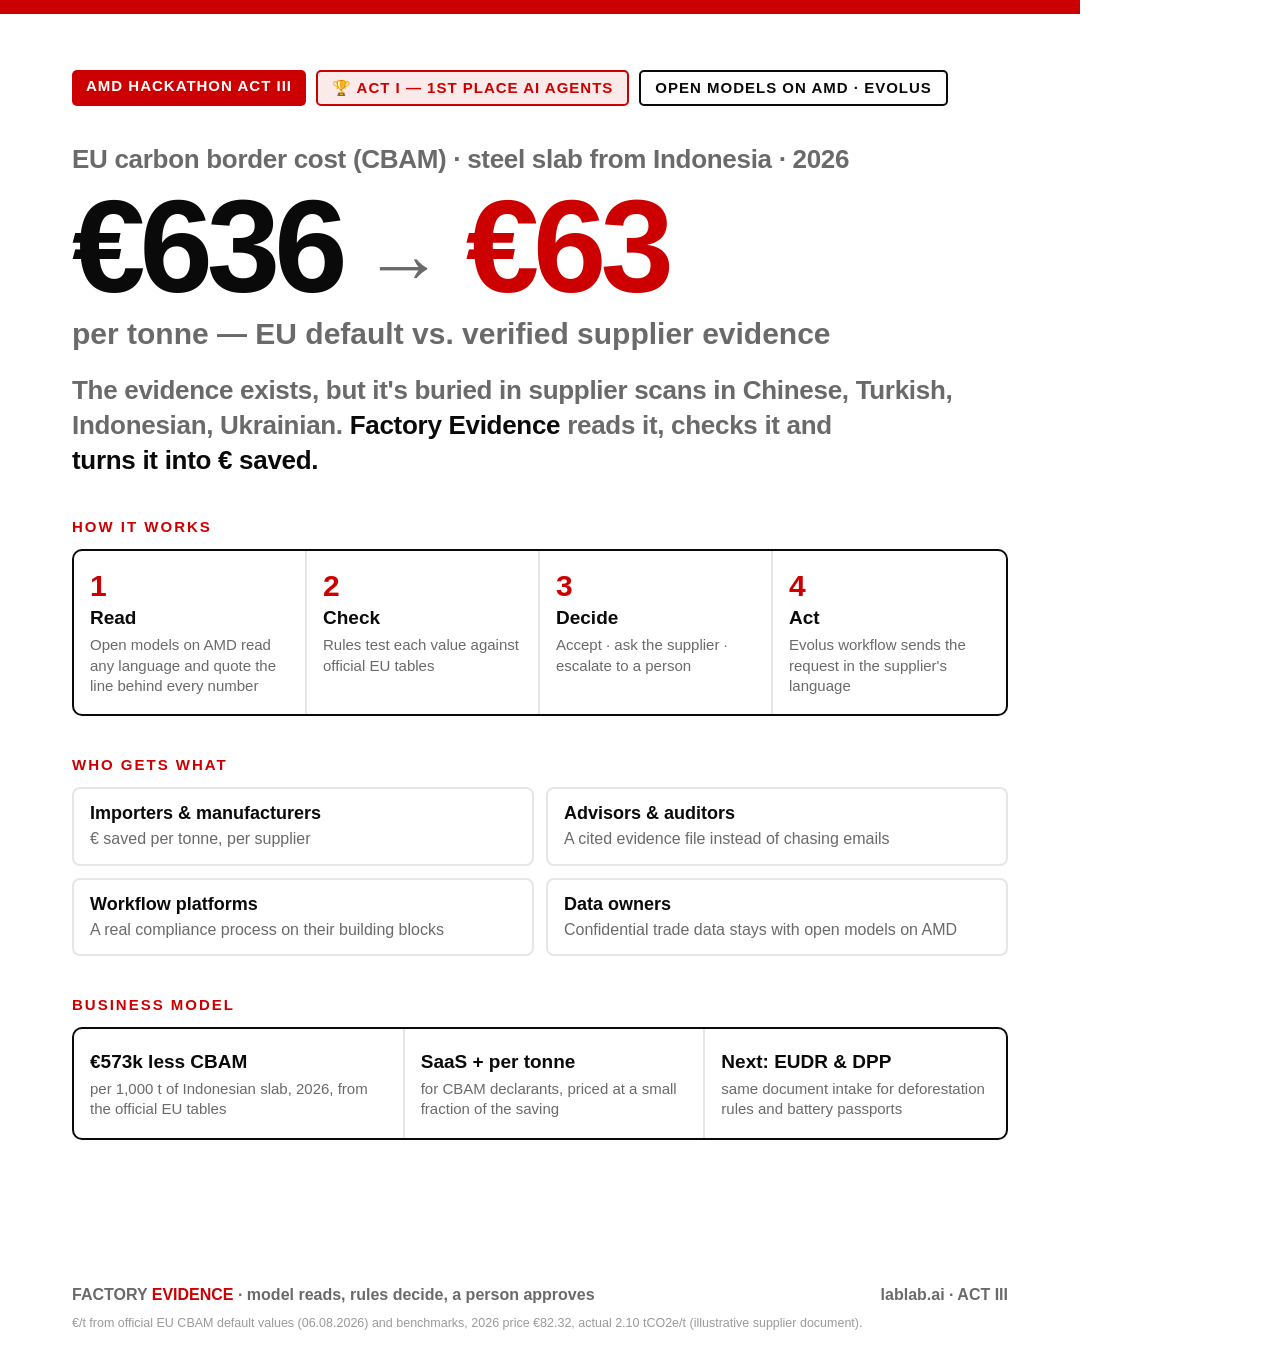
<file: assets/post_linkedin.html>
<!DOCTYPE html><html><head><meta charset="UTF-8"><style>
*{margin:0;padding:0;box-sizing:border-box}
html,body{width:1080px;height:1350px;overflow:hidden;background:#fff;font-family:-apple-system,BlinkMacSystemFont,'Helvetica Neue',Arial,sans-serif;color:#0A0A0A}
:root{--r:#CC0000;--ink:#0A0A0A;--g2:#6a6a6a;--line:#e6e6e6;--rf:#fbeaea}
.wrap{position:relative;height:100%;padding:70px 72px 56px}
.wrap::before{content:'';position:absolute;top:0;left:0;width:100%;height:14px;background:var(--r)}
.badges{display:flex;gap:10px;flex-wrap:wrap}
.b{font-size:15px;font-weight:800;letter-spacing:1px;text-transform:uppercase;padding:7px 14px;border-radius:5px}
.b-r{background:var(--r);color:#fff}.b-o{border:2px solid var(--ink)}.b-ro{background:var(--rf);color:var(--r);border:2px solid var(--r)}
.kick{font-size:26px;font-weight:700;color:var(--g2);margin-top:38px;letter-spacing:-.3px}
.hero{display:flex;align-items:baseline;gap:22px;margin-top:6px}
.big{font-size:132px;font-weight:900;letter-spacing:-6px;line-height:1}.big.r{color:var(--r)}
.arrow{font-size:80px;font-weight:900;color:var(--g2)}
.unit{font-size:30px;font-weight:800;color:var(--g2);margin-top:4px}
.sub{font-size:26px;font-weight:600;color:var(--g2);margin-top:22px;line-height:1.35;letter-spacing:-.3px}.sub b{color:var(--ink)}
.h{font-size:15px;font-weight:800;letter-spacing:2px;text-transform:uppercase;color:var(--r);margin:40px 0 14px}
.steps{display:grid;grid-template-columns:repeat(4,1fr);border:2px solid var(--ink);border-radius:10px;overflow:hidden}
.st{padding:18px 16px;border-right:2px solid var(--line)}.st:last-child{border-right:none}
.st .n{font-size:30px;font-weight:900;color:var(--r)}.st .t{font-size:19px;font-weight:800;margin-top:4px}.st .d{font-size:15px;color:var(--g2);margin-top:6px;line-height:1.35;font-weight:500}
.who{display:grid;grid-template-columns:1fr 1fr;gap:12px}
.w{border:2px solid var(--line);border-radius:8px;padding:14px 16px}.w b{font-size:18px;font-weight:800}.w span{display:block;font-size:16px;color:var(--g2);margin-top:4px;line-height:1.35;font-weight:500}
.foot{position:absolute;left:72px;right:72px;bottom:46px;display:flex;justify-content:space-between;font-size:16px;font-weight:700;color:var(--g2)}
.src{font-size:12.5px;font-weight:500;color:#9a9a9a;position:absolute;left:72px;right:72px;bottom:20px}
</style></head><body><div class="wrap">
<div class="badges"><span class="b b-r">AMD Hackathon ACT III</span><span class="b b-ro">🏆 ACT I — 1st place AI Agents</span><span class="b b-o">Open models on AMD · Evolus</span></div>
<div class="kick">EU carbon border cost (CBAM) · steel slab from Indonesia · 2026</div>
<div class="hero"><div class="big">€636</div><div class="arrow">→</div><div class="big r">€63</div></div>
<div class="unit">per tonne — EU default vs. verified supplier evidence</div>
<div class="sub">The evidence exists, but it's buried in supplier scans in Chinese, Turkish, Indonesian, Ukrainian. <b>Factory Evidence</b> reads it, checks it and <b>turns&nbsp;it&nbsp;into&nbsp;€&nbsp;saved.</b></div>
<div class="h">How it works</div>
<div class="steps">
 <div class="st"><div class="n">1</div><div class="t">Read</div><div class="d">Open models on AMD read any language and quote the line behind every number</div></div>
 <div class="st"><div class="n">2</div><div class="t">Check</div><div class="d">Rules test each value against official EU tables</div></div>
 <div class="st"><div class="n">3</div><div class="t">Decide</div><div class="d">Accept · ask the supplier · escalate to a person</div></div>
 <div class="st"><div class="n">4</div><div class="t">Act</div><div class="d">Evolus workflow sends the request in the supplier's language</div></div>
</div>
<div class="h">Who gets what</div>
<div class="who">
 <div class="w"><b>Importers &amp; manufacturers</b><span>€ saved per tonne, per supplier</span></div>
 <div class="w"><b>Advisors &amp; auditors</b><span>A cited evidence file instead of chasing emails</span></div>
 <div class="w"><b>Workflow platforms</b><span>A real compliance process on their building blocks</span></div>
 <div class="w"><b>Data owners</b><span>Confidential trade data stays with open models on AMD</span></div>
</div>
<div class="h">Business model</div>
<div class="steps" style="grid-template-columns:1.1fr 1fr 1fr">
 <div class="st"><div class="t">€573k less CBAM</div><div class="d">per 1,000 t of Indonesian slab, 2026, from the official EU tables</div></div>
 <div class="st"><div class="t">SaaS + per tonne</div><div class="d">for CBAM declarants, priced at a small fraction of the saving</div></div>
 <div class="st"><div class="t">Next: EUDR &amp; DPP</div><div class="d">same document intake for deforestation rules and battery passports</div></div>
</div>
<div class="foot"><span>FACTORY <span style="color:var(--r)">EVIDENCE</span> · model reads, rules decide, a person approves</span><span>lablab.ai · ACT III</span></div>
<div class="src">€/t from official EU CBAM default values (06.08.2026) and benchmarks, 2026 price €82.32, actual 2.10 tCO2e/t (illustrative supplier document).</div>
</div></body></html>
</file>
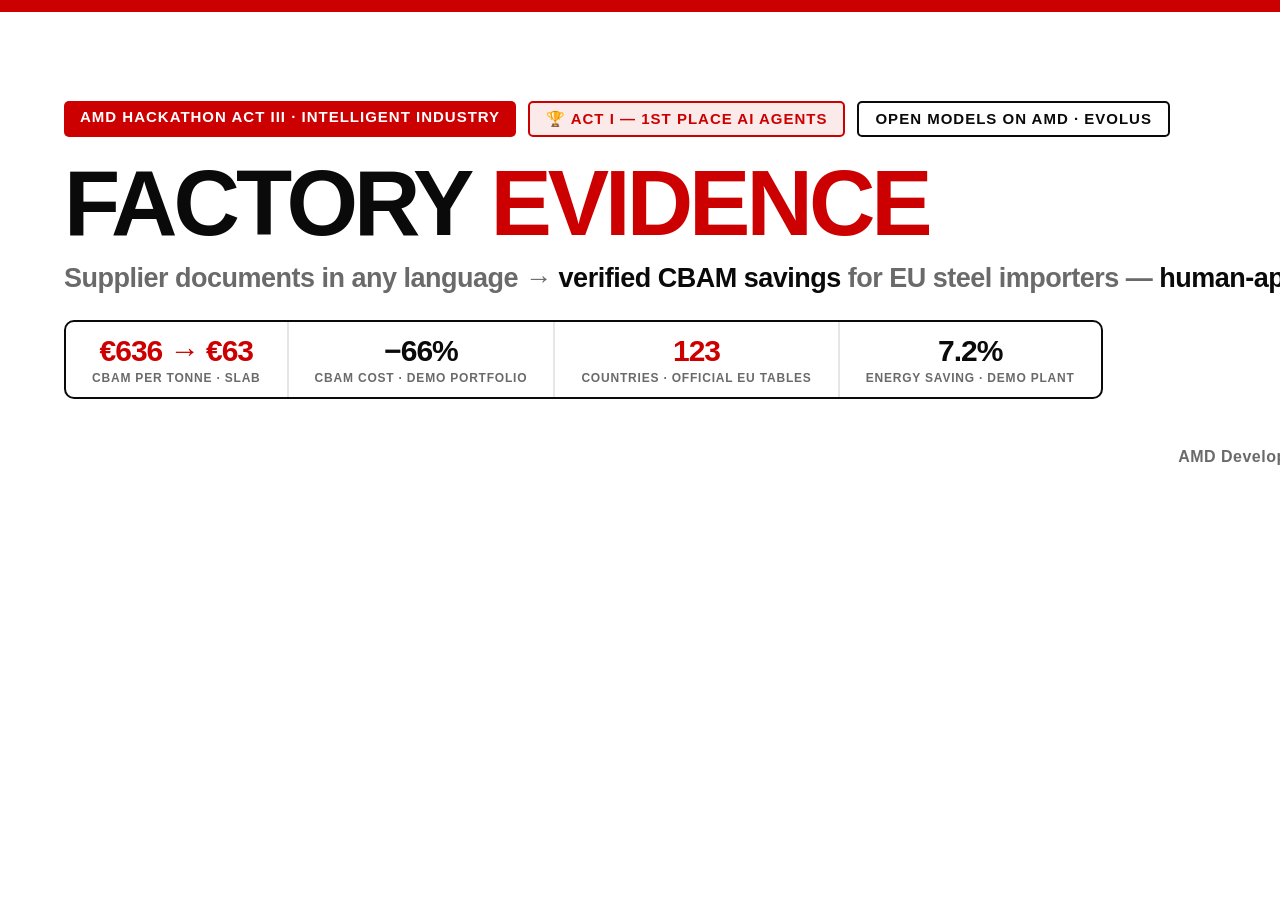
<file: assets/team_banner.html>
<!DOCTYPE html><html><head><meta charset="UTF-8"><style>
*{margin:0;padding:0;box-sizing:border-box}
html,body{width:1600px;height:500px;overflow:hidden;background:#fff;font-family:-apple-system,BlinkMacSystemFont,'Helvetica Neue',Arial,sans-serif;color:#0A0A0A}
:root{--r:#CC0000;--ink:#0A0A0A;--g2:#6a6a6a;--line:#e6e6e6;--rf:#fbeaea}
.wrap{width:1600px;height:500px;position:relative;padding:54px 64px;display:flex;flex-direction:column;justify-content:center}
.wrap::before{content:'';position:absolute;top:0;left:0;width:100%;height:12px;background:var(--r)}
.badges{display:flex;gap:12px;margin-bottom:20px}
.b{font-size:15px;font-weight:800;letter-spacing:1px;text-transform:uppercase;padding:7px 16px;border-radius:5px}
.b-r{background:var(--r);color:#fff}.b-o{background:#fff;color:var(--ink);border:2px solid var(--ink)}.b-ro{background:var(--rf);color:var(--r);border:2px solid var(--r)}
.h1{font-size:92px;font-weight:900;letter-spacing:-4px;line-height:1;color:var(--ink)}
.r{color:var(--r)}
.tag{font-size:27px;font-weight:600;color:var(--g2);margin-top:14px;letter-spacing:-.5px}
.tag b{color:var(--ink)}
.strip{display:flex;gap:0;margin-top:26px;border:2px solid var(--ink);border-radius:10px;overflow:hidden;width:max-content}
.mi{padding:12px 26px;border-right:2px solid var(--line);text-align:center}.mi:last-child{border-right:none}
.mn{font-size:30px;font-weight:900;letter-spacing:-1px;color:var(--ink)}.mn.r{color:var(--r)}
.ml{font-size:12px;font-weight:700;letter-spacing:.8px;text-transform:uppercase;color:var(--g2);margin-top:3px}
.foot{position:absolute;bottom:34px;right:64px;font-size:16px;font-weight:700;color:var(--g2);letter-spacing:.5px}
</style></head><body>
<div class="wrap">
  <div class="badges">
    <span class="b b-r">AMD Hackathon ACT III · Intelligent Industry</span>
    <span class="b b-ro">🏆 ACT I — 1st Place AI Agents</span>
    <span class="b b-o">Open models on AMD · Evolus</span>
  </div>
  <div class="h1">FACTORY <span class="r">EVIDENCE</span></div>
  <div class="tag">Supplier documents in any language → <b>verified CBAM savings</b> for EU steel importers — <b>human-approved</b></div>
  <div class="strip">
    <div class="mi"><div class="mn r">€636 → €63</div><div class="ml">CBAM per tonne · slab</div></div>
    <div class="mi"><div class="mn">−66%</div><div class="ml">CBAM cost · demo portfolio</div></div>
    <div class="mi"><div class="mn r">123</div><div class="ml">countries · official EU tables</div></div>
    <div class="mi"><div class="mn">7.2%</div><div class="ml">energy saving · demo plant</div></div>
  </div>
  <div class="foot">AMD Developer Hackathon ACT III · lablab.ai</div>
</div>
</body></html>
</file>
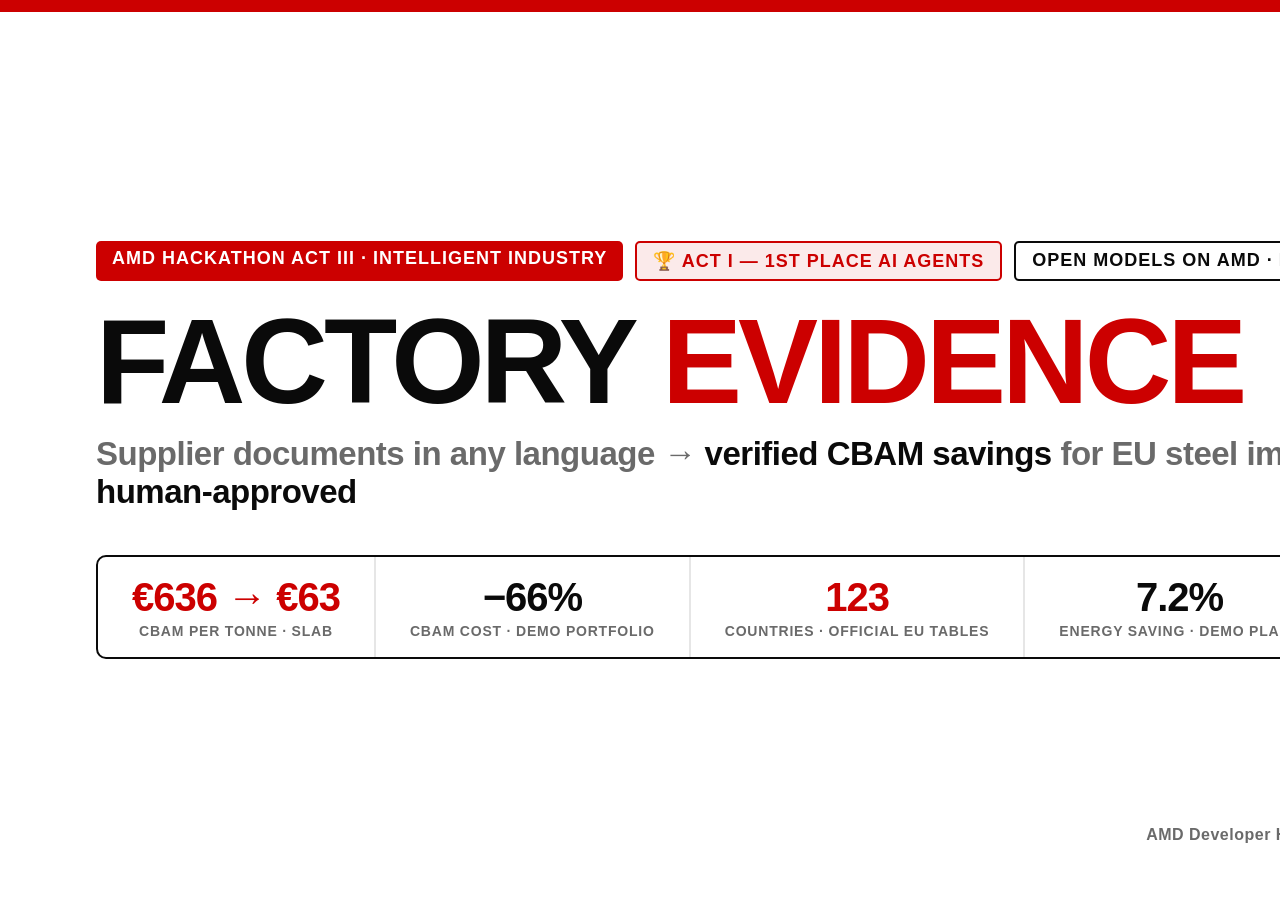
<file: assets/team_cover_16x9.html>
<!DOCTYPE html><html><head><meta charset="UTF-8"><style>
*{margin:0;padding:0;box-sizing:border-box}
html,body{width:1600px;height:900px;overflow:hidden;background:#fff;font-family:-apple-system,BlinkMacSystemFont,'Helvetica Neue',Arial,sans-serif;color:#0A0A0A}
:root{--r:#CC0000;--ink:#0A0A0A;--g2:#6a6a6a;--line:#e6e6e6;--rf:#fbeaea}
.wrap{width:1600px;height:900px;position:relative;padding:90px 96px;display:flex;flex-direction:column;justify-content:center}
.wrap::before{content:'';position:absolute;top:0;left:0;width:100%;height:12px;background:var(--r)}
.badges{display:flex;gap:12px;margin-bottom:20px}
.b{font-size:18px;font-weight:800;letter-spacing:1px;text-transform:uppercase;padding:7px 16px;border-radius:5px}
.b-r{background:var(--r);color:#fff}.b-o{background:#fff;color:var(--ink);border:2px solid var(--ink)}.b-ro{background:var(--rf);color:var(--r);border:2px solid var(--r)}
.h1{font-size:120px;font-weight:900;letter-spacing:-4px;line-height:1;color:var(--ink)}
.r{color:var(--r)}
.tag{font-size:33px;font-weight:600;color:var(--g2);margin-top:14px;letter-spacing:-.5px}
.tag b{color:var(--ink)}
.strip{display:flex;gap:0;margin-top:44px;border:2px solid var(--ink);border-radius:10px;overflow:hidden;width:max-content}
.mi{padding:18px 34px;border-right:2px solid var(--line);text-align:center}.mi:last-child{border-right:none}
.mn{font-size:40px;font-weight:900;letter-spacing:-1px;color:var(--ink)}.mn.r{color:var(--r)}
.ml{font-size:14px;font-weight:700;letter-spacing:.8px;text-transform:uppercase;color:var(--g2);margin-top:3px}
.foot{position:absolute;bottom:56px;right:96px;font-size:16px;font-weight:700;color:var(--g2);letter-spacing:.5px}
</style></head><body>
<div class="wrap">
  <div class="badges">
    <span class="b b-r">AMD Hackathon ACT III · Intelligent Industry</span>
    <span class="b b-ro">🏆 ACT I — 1st Place AI Agents</span>
    <span class="b b-o">Open models on AMD · Evolus</span>
  </div>
  <div class="h1">FACTORY <span class="r">EVIDENCE</span></div>
  <div class="tag">Supplier documents in any language → <b>verified CBAM savings</b> for EU steel importers — <b>human-approved</b></div>
  <div class="strip">
    <div class="mi"><div class="mn r">€636 → €63</div><div class="ml">CBAM per tonne · slab</div></div>
    <div class="mi"><div class="mn">−66%</div><div class="ml">CBAM cost · demo portfolio</div></div>
    <div class="mi"><div class="mn r">123</div><div class="ml">countries · official EU tables</div></div>
    <div class="mi"><div class="mn">7.2%</div><div class="ml">energy saving · demo plant</div></div>
  </div>
  <div class="foot">AMD Developer Hackathon ACT III · lablab.ai</div>
</div>
</body></html>
</file>
